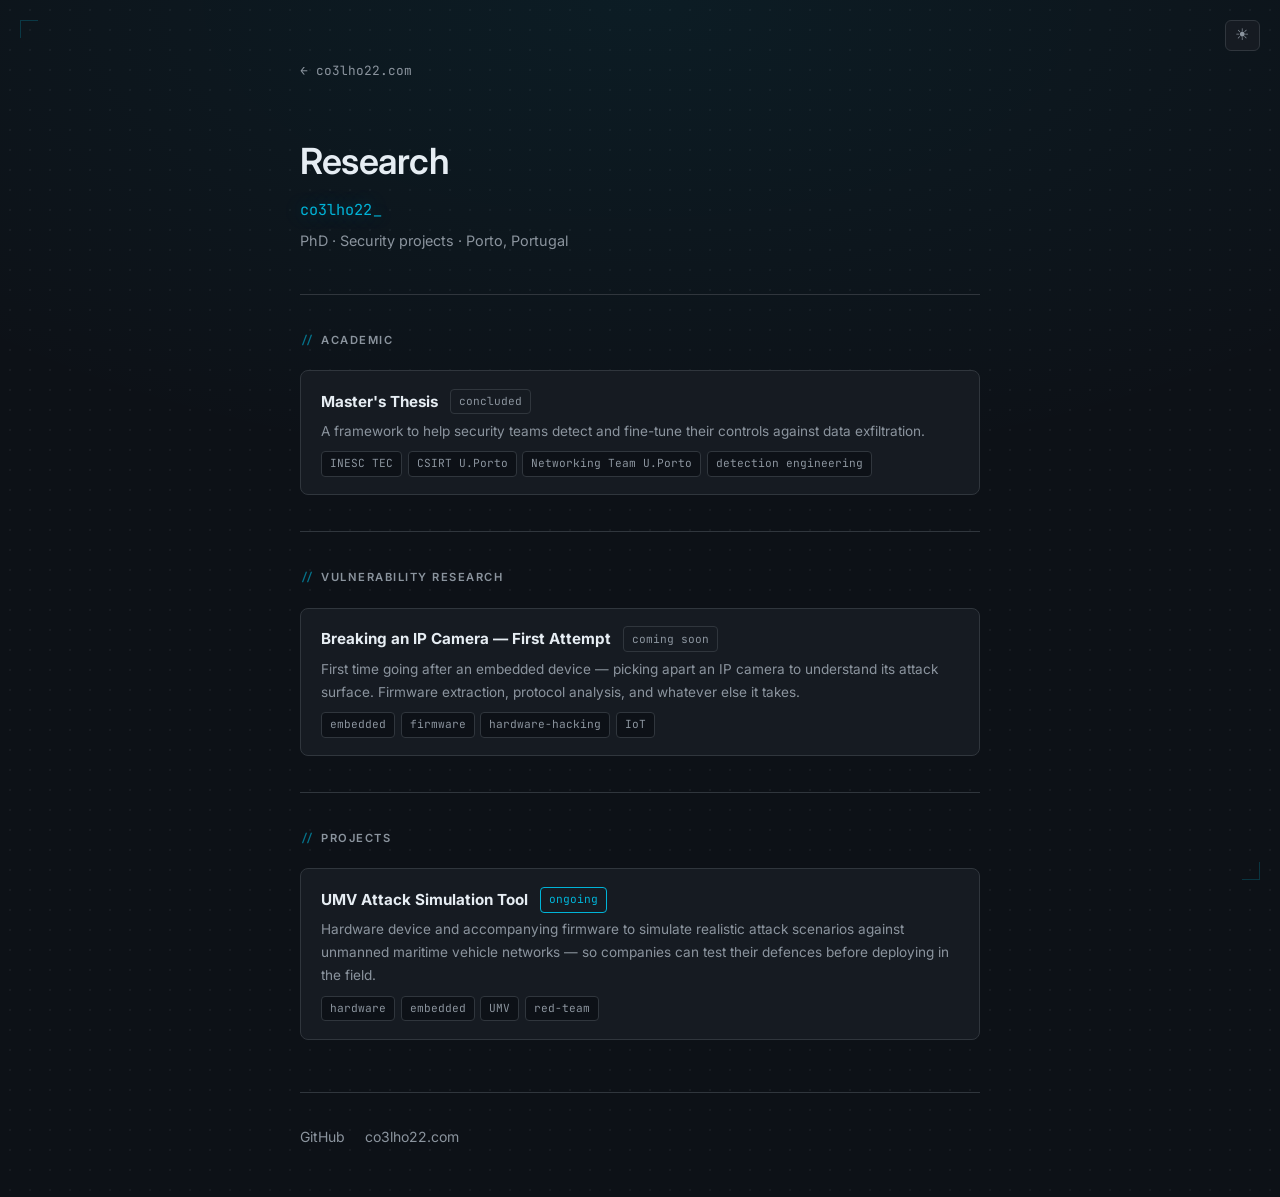
<file: index.html>
<!DOCTYPE html>
<html lang="en" data-theme="dark">
<head>
  <meta charset="UTF-8">
  <meta name="viewport" content="width=device-width, initial-scale=1.0">
  <title>Research — co3lho22</title>
  <meta name="description" content="PhD research, academic work, and personal security projects by Diogo Coelho (co3lho22).">

  <link rel="icon" href="assets/favicon.ico">
  <link rel="icon" type="image/png" sizes="32x32" href="assets/favicon-32x32.png">
  <link rel="icon" type="image/png" sizes="16x16" href="assets/favicon-16x16.png">
  <link rel="apple-touch-icon" sizes="180x180" href="assets/apple-touch-icon.png">
  <link rel="manifest" href="assets/site.webmanifest">

  <link rel="stylesheet" href="assets/css/main.css">

  <link rel="preconnect" href="https://fonts.googleapis.com">
  <link rel="preconnect" href="https://fonts.gstatic.com" crossorigin>
  <link href="https://fonts.googleapis.com/css2?family=Inter:wght@300;400;500;600&family=JetBrains+Mono:wght@400;500&display=swap" rel="stylesheet">
</head>
<body>

  <button id="theme-toggle" aria-label="Toggle theme">
    <span id="theme-icon">&#9788;</span>
  </button>

  <div class="container">

    <nav class="site-nav">
      <a href="https://co3lho22.com" class="back-home">&#8592; co3lho22.com</a>
    </nav>

    <header class="hero">
      <h1>Research</h1>
      <p class="alias">co3lho22</p>
      <p class="tagline">PhD &middot; Security projects &middot; Porto, Portugal</p>
    </header>

    <main>

      <section id="academic">
        <h2>Academic</h2>
        <div class="project-list">

          <a href="projects/msc-thesis.html" class="project-item">
            <div class="project-item-header">
              <strong>Master's Thesis</strong>
              <span class="status status-done">concluded</span>
            </div>
            <p>A framework to help security teams detect and fine-tune their controls against data exfiltration.</p>
            <div class="tags-inline">
              <span class="tag">INESC TEC</span>
              <span class="tag">CSIRT U.Porto</span>
              <span class="tag">Networking Team U.Porto</span>
              <span class="tag">detection engineering</span>
            </div>
          </a>

        </div>
      </section>

      <section id="vulns">
        <h2>Vulnerability Research</h2>
        <!-- Add CVEs here as they are disclosed, e.g.:
        <div class="vuln-list">
          <a href="https://nvd.nist.gov/vuln/detail/CVE-XXXX-XXXXX" class="vuln-item" target="_blank" rel="noopener">
            <span class="cve">CVE-XXXX-XXXXX</span>
            <span class="vuln-desc">Short description of the vulnerability</span>
          </a>
        </div>
        -->
        <div class="project-list">

          <a href="projects/ip-camera.html" class="project-item">
            <div class="project-item-header">
              <strong>Breaking an IP Camera — First Attempt</strong>
              <span class="status status-soon">coming soon</span>
            </div>
            <p>First time going after an embedded device — picking apart an IP camera to understand its attack surface. Firmware extraction, protocol analysis, and whatever else it takes.</p>
            <div class="tags-inline">
              <span class="tag">embedded</span>
              <span class="tag">firmware</span>
              <span class="tag">hardware-hacking</span>
              <span class="tag">IoT</span>
            </div>
          </a>

          <!-- Copy the block above to add a new vuln research entry -->

        </div>
      </section>

      <section id="projects">
        <h2>Projects</h2>
        <div class="project-list">

          <a href="projects/umv-attack-sim.html" class="project-item">
            <div class="project-item-header">
              <strong>UMV Attack Simulation Tool</strong>
              <span class="status status-ongoing">ongoing</span>
            </div>
            <p>Hardware device and accompanying firmware to simulate realistic attack scenarios against unmanned maritime vehicle networks — so companies can test their defences before deploying in the field.</p>
            <div class="tags-inline">
              <span class="tag">hardware</span>
              <span class="tag">embedded</span>
              <span class="tag">UMV</span>
              <span class="tag">red-team</span>
            </div>
          </a>

          <!-- Copy the block above to add a new project -->

        </div>
      </section>


    </main>

    <footer>
      <div class="social">
        <a href="https://github.com/Co3lho22" target="_blank" rel="noopener">GitHub</a>
        <a href="https://co3lho22.com">co3lho22.com</a>
      </div>
    </footer>

  </div>

  <script src="assets/js/theme.js"></script>
  <script src="assets/js/main.js"></script>
</body>
</html>
</file>
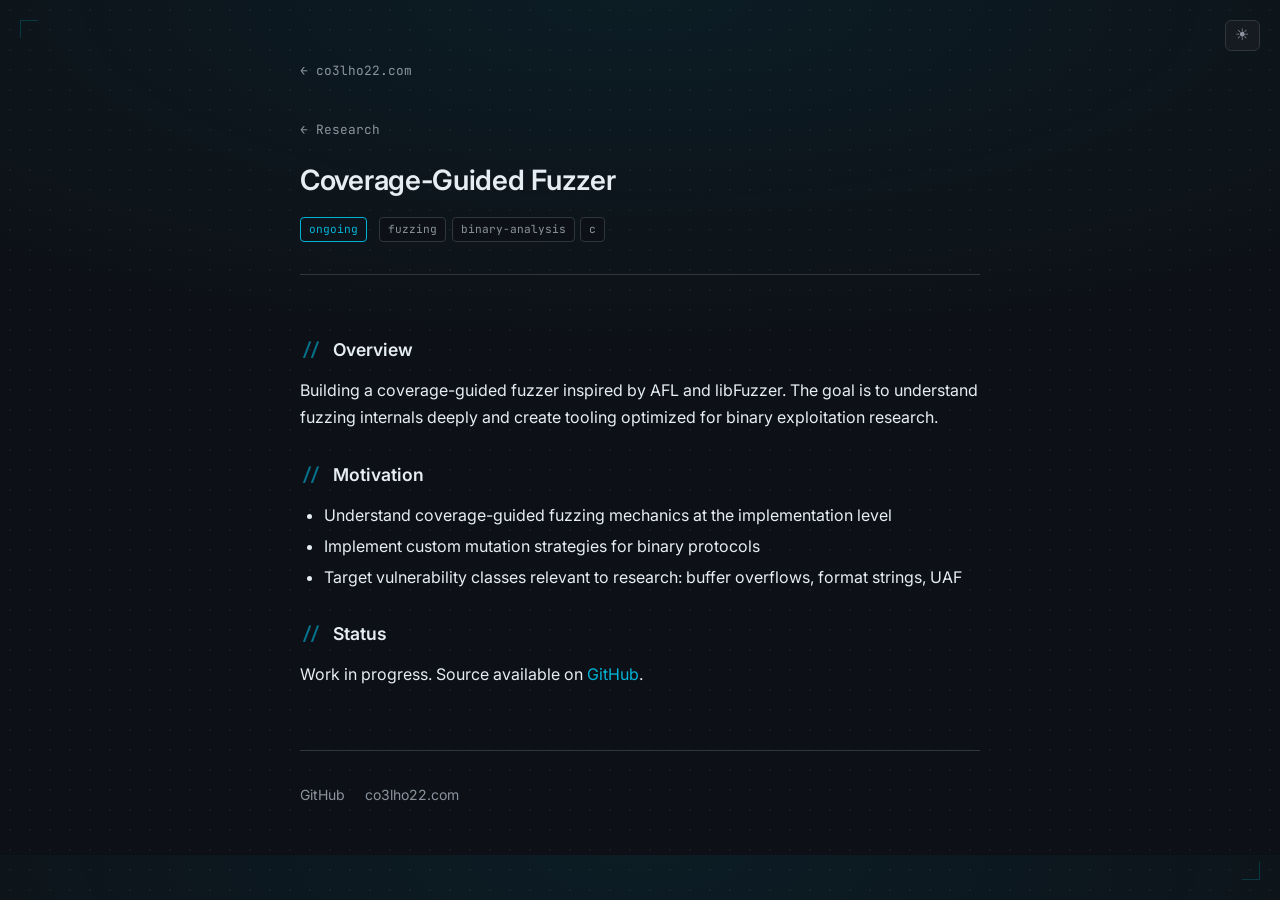
<file: projects/custom-fuzzer.html>
<!DOCTYPE html>
<html lang="en" data-theme="dark">
<head>
  <meta charset="UTF-8">
  <meta name="viewport" content="width=device-width, initial-scale=1.0">
  <title>Coverage-Guided Fuzzer — Research — co3lho22</title>

  <link rel="stylesheet" href="../assets/css/main.css">

  <link rel="preconnect" href="https://fonts.googleapis.com">
  <link rel="preconnect" href="https://fonts.gstatic.com" crossorigin>
  <link href="https://fonts.googleapis.com/css2?family=Inter:wght@300;400;500;600&family=JetBrains+Mono:wght@400;500&display=swap" rel="stylesheet">
</head>
<body>

  <button id="theme-toggle" aria-label="Toggle theme">
    <span id="theme-icon">&#9788;</span>
  </button>

  <div class="container">

    <nav class="site-nav">
      <a href="https://co3lho22.com" class="back-home">&#8592; co3lho22.com</a>
    </nav>

    <article class="entry">
      <header class="entry-header">
        <a href="../index.html" class="back-link">&#8592; Research</a>
        <h1>Coverage-Guided Fuzzer</h1>
        <div class="entry-meta">
          <span class="status status-ongoing">ongoing</span>
          <div class="tags-inline">
            <span class="tag">fuzzing</span>
            <span class="tag">binary-analysis</span>
            <span class="tag">c</span>
          </div>
        </div>
      </header>

      <div class="entry-content">
        <h2>Overview</h2>
        <p>
          Building a coverage-guided fuzzer inspired by AFL and libFuzzer.
          The goal is to understand fuzzing internals deeply and create tooling optimized for binary exploitation research.
        </p>

        <h2>Motivation</h2>
        <ul>
          <li>Understand coverage-guided fuzzing mechanics at the implementation level</li>
          <li>Implement custom mutation strategies for binary protocols</li>
          <li>Target vulnerability classes relevant to research: buffer overflows, format strings, UAF</li>
        </ul>

        <h2>Status</h2>
        <p>Work in progress. Source available on <a href="https://github.com/Co3lho22" target="_blank" rel="noopener">GitHub</a>.</p>
      </div>
    </article>

    <footer>
      <div class="social">
        <a href="https://github.com/Co3lho22" target="_blank" rel="noopener">GitHub</a>
        <a href="https://co3lho22.com">co3lho22.com</a>
      </div>
    </footer>

  </div>

  <script src="../assets/js/theme.js"></script>
  <script src="../assets/js/main.js"></script>
</body>
</html>
</file>
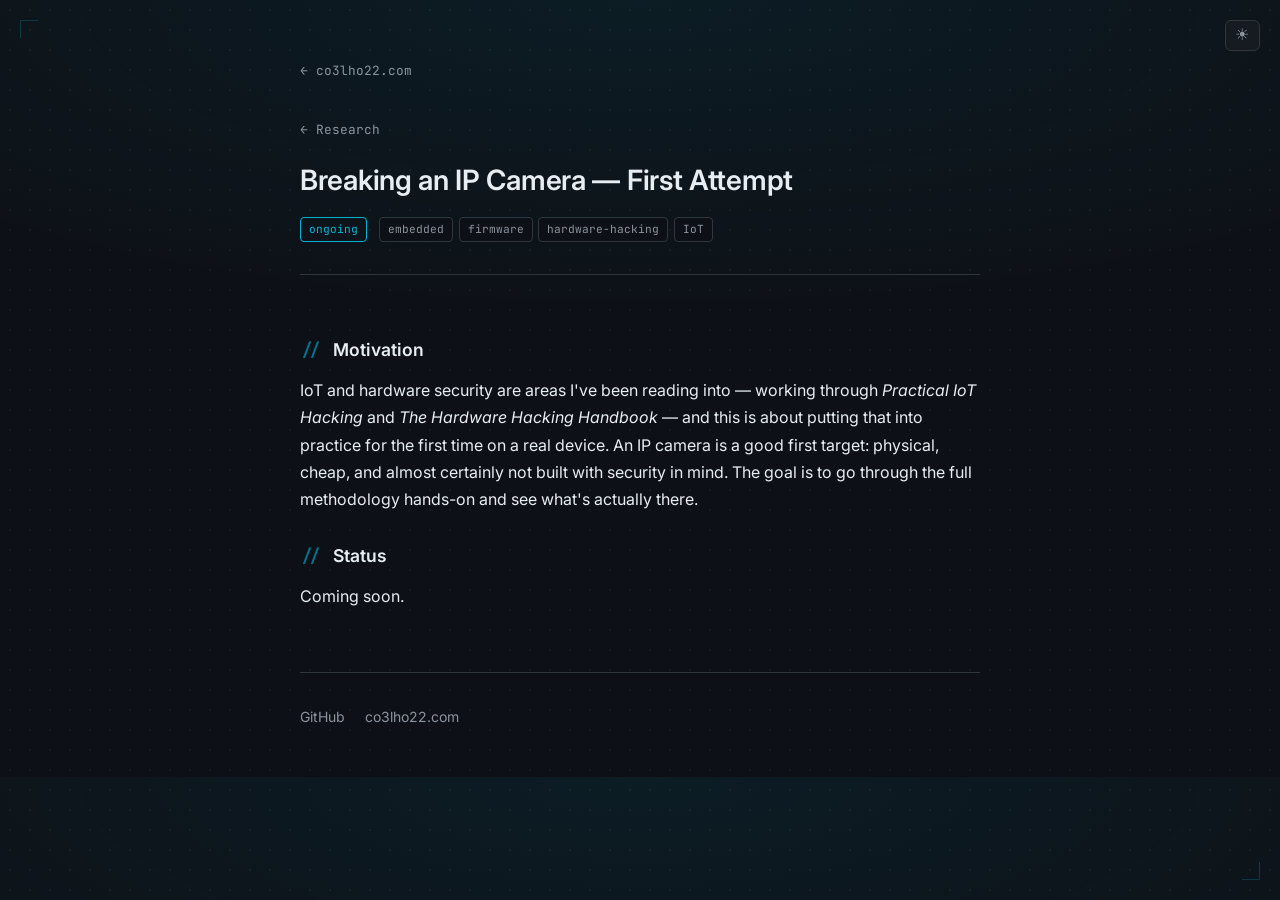
<file: projects/ip-camera.html>
<!DOCTYPE html>
<html lang="en" data-theme="dark">
<head>
  <meta charset="UTF-8">
  <meta name="viewport" content="width=device-width, initial-scale=1.0">
  <title>Breaking an IP Camera — Research — co3lho22</title>

  <link rel="icon" href="../assets/favicon.ico">
  <link rel="icon" type="image/png" sizes="32x32" href="../assets/favicon-32x32.png">
  <link rel="icon" type="image/png" sizes="16x16" href="../assets/favicon-16x16.png">
  <link rel="apple-touch-icon" sizes="180x180" href="../assets/apple-touch-icon.png">
  <link rel="manifest" href="../assets/site.webmanifest">

  <link rel="stylesheet" href="../assets/css/main.css">

  <link rel="preconnect" href="https://fonts.googleapis.com">
  <link rel="preconnect" href="https://fonts.gstatic.com" crossorigin>
  <link href="https://fonts.googleapis.com/css2?family=Inter:wght@300;400;500;600&family=JetBrains+Mono:wght@400;500&display=swap" rel="stylesheet">
</head>
<body>

  <button id="theme-toggle" aria-label="Toggle theme">
    <span id="theme-icon">&#9788;</span>
  </button>

  <div class="container">

    <nav class="site-nav">
      <a href="https://co3lho22.com" class="back-home">&#8592; co3lho22.com</a>
    </nav>

    <article class="entry">
      <header class="entry-header">
        <a href="../index.html" class="back-link">&#8592; Research</a>
        <h1>Breaking an IP Camera — First Attempt</h1>
        <div class="entry-meta">
          <span class="status status-ongoing">ongoing</span>
          <div class="tags-inline">
            <span class="tag">embedded</span>
            <span class="tag">firmware</span>
            <span class="tag">hardware-hacking</span>
            <span class="tag">IoT</span>
          </div>
        </div>
      </header>

      <div class="entry-content">
        <h2>Motivation</h2>
        <p>
          IoT and hardware security are areas I've been reading into — working through
          <em>Practical IoT Hacking</em> and <em>The Hardware Hacking Handbook</em> — and
          this is about putting that into practice for the first time on a real device.
          An IP camera is a good first target: physical, cheap, and almost certainly not
          built with security in mind. The goal is to go through the full methodology hands-on
          and see what's actually there.
        </p>

        <h2>Status</h2>
        <p class="muted">Coming soon.</p>
      </div>
    </article>

    <footer>
      <div class="social">
        <a href="https://github.com/Co3lho22" target="_blank" rel="noopener">GitHub</a>
        <a href="https://co3lho22.com">co3lho22.com</a>
      </div>
    </footer>

  </div>

  <script src="../assets/js/theme.js"></script>
  <script src="../assets/js/main.js"></script>
</body>
</html>
</file>
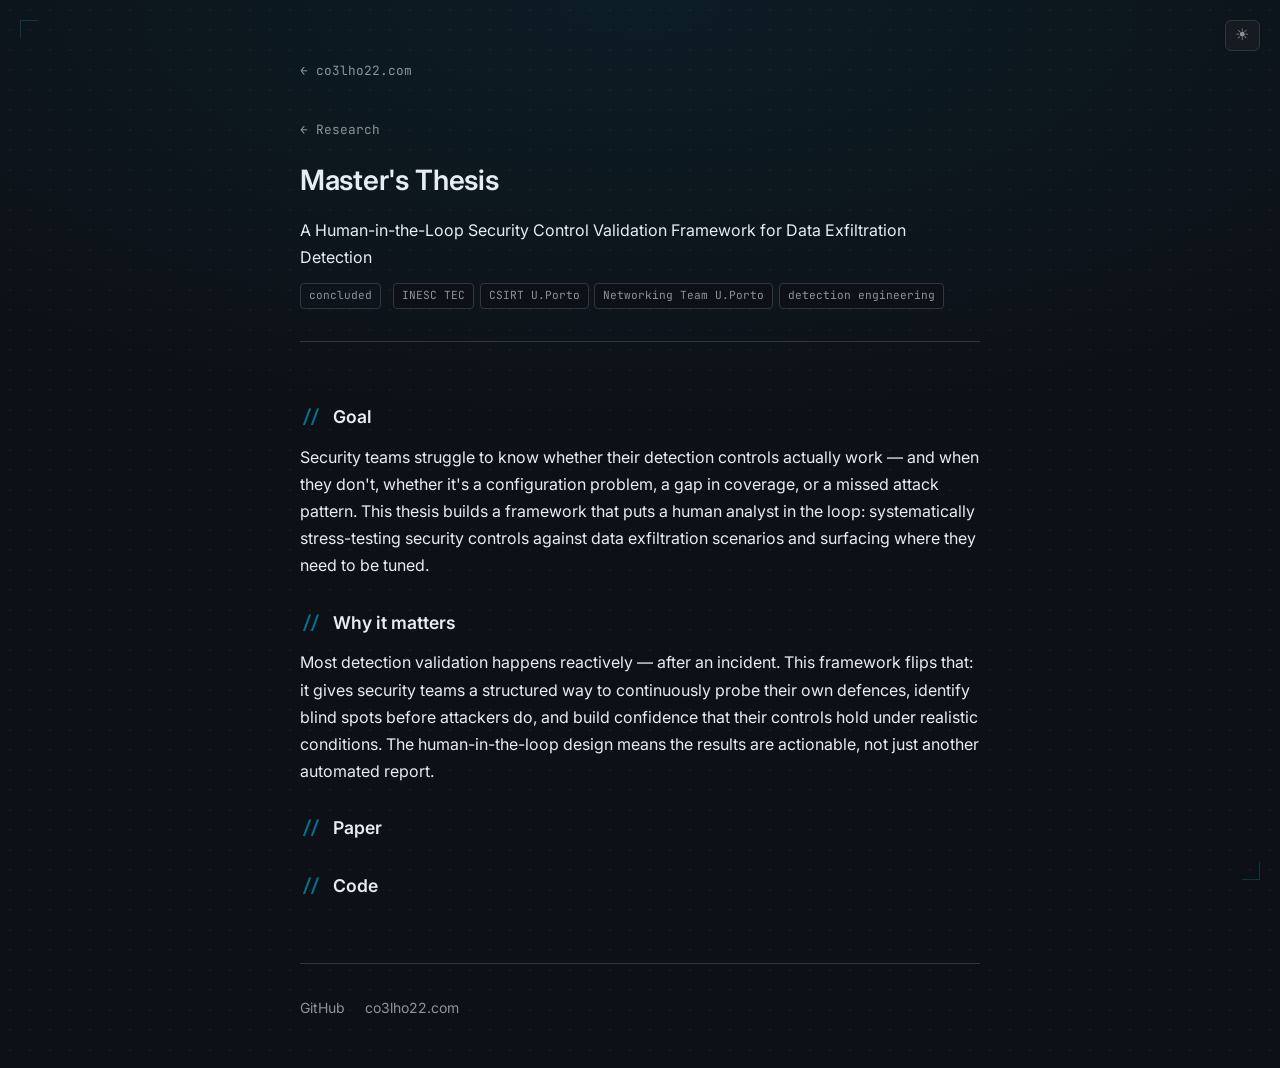
<file: projects/msc-thesis.html>
<!DOCTYPE html>
<html lang="en" data-theme="dark">
<head>
  <meta charset="UTF-8">
  <meta name="viewport" content="width=device-width, initial-scale=1.0">
  <title>Master's Thesis — Research — co3lho22</title>

  <link rel="icon" href="../assets/favicon.ico">
  <link rel="icon" type="image/png" sizes="32x32" href="../assets/favicon-32x32.png">
  <link rel="icon" type="image/png" sizes="16x16" href="../assets/favicon-16x16.png">
  <link rel="apple-touch-icon" sizes="180x180" href="../assets/apple-touch-icon.png">
  <link rel="manifest" href="../assets/site.webmanifest">

  <link rel="stylesheet" href="../assets/css/main.css">

  <link rel="preconnect" href="https://fonts.googleapis.com">
  <link rel="preconnect" href="https://fonts.gstatic.com" crossorigin>
  <link href="https://fonts.googleapis.com/css2?family=Inter:wght@300;400;500;600&family=JetBrains+Mono:wght@400;500&display=swap" rel="stylesheet">
</head>
<body>

  <button id="theme-toggle" aria-label="Toggle theme">
    <span id="theme-icon">&#9788;</span>
  </button>

  <div class="container">

    <nav class="site-nav">
      <a href="https://co3lho22.com" class="back-home">&#8592; co3lho22.com</a>
    </nav>

    <article class="entry">
      <header class="entry-header">
        <a href="../index.html" class="back-link">&#8592; Research</a>
        <h1>Master's Thesis</h1>
        <p class="muted">A Human-in-the-Loop Security Control Validation Framework for Data Exfiltration Detection</p>
        <div class="entry-meta">
          <span class="status status-done">concluded</span>
          <div class="tags-inline">
            <span class="tag">INESC TEC</span>
            <span class="tag">CSIRT U.Porto</span>
            <span class="tag">Networking Team U.Porto</span>
            <span class="tag">detection engineering</span>
          </div>
        </div>
      </header>

      <div class="entry-content">
        <h2>Goal</h2>
        <p>
          Security teams struggle to know whether their detection controls actually work — and when they don't,
          whether it's a configuration problem, a gap in coverage, or a missed attack pattern.
          This thesis builds a framework that puts a human analyst in the loop: systematically stress-testing
          security controls against data exfiltration scenarios and surfacing where they need to be tuned.
        </p>

        <h2>Why it matters</h2>
        <p>
          Most detection validation happens reactively — after an incident.
          This framework flips that: it gives security teams a structured way to continuously probe their
          own defences, identify blind spots before attackers do, and build confidence that their controls
          hold under realistic conditions. The human-in-the-loop design means the results are actionable,
          not just another automated report.
        </p>

        <h2>Paper</h2>
        <p><a href="#" target="_blank" rel="noopener"><!-- link to paper --></a></p>

        <h2>Code</h2>
        <p><a href="https://github.com/Co3lho22" target="_blank" rel="noopener"><!-- link to repo --></a></p>
      </div>
    </article>

    <footer>
      <div class="social">
        <a href="https://github.com/Co3lho22" target="_blank" rel="noopener">GitHub</a>
        <a href="https://co3lho22.com">co3lho22.com</a>
      </div>
    </footer>

  </div>

  <script src="../assets/js/theme.js"></script>
  <script src="../assets/js/main.js"></script>
</body>
</html>
</file>
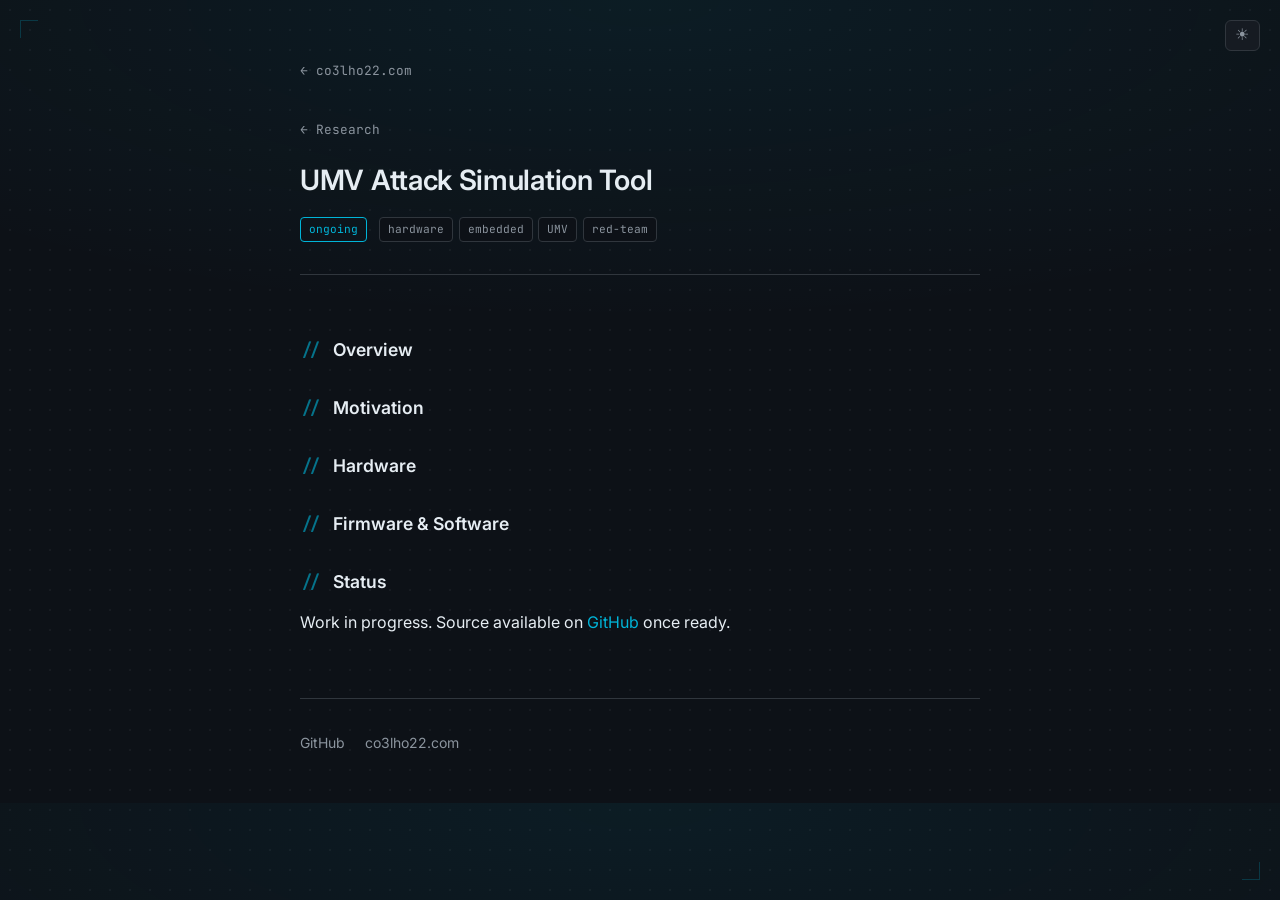
<file: projects/umv-attack-sim.html>
<!DOCTYPE html>
<html lang="en" data-theme="dark">
<head>
  <meta charset="UTF-8">
  <meta name="viewport" content="width=device-width, initial-scale=1.0">
  <title>UMV Attack Simulation Tool — Research — co3lho22</title>

  <link rel="icon" href="../assets/favicon.ico">
  <link rel="icon" type="image/png" sizes="32x32" href="../assets/favicon-32x32.png">
  <link rel="icon" type="image/png" sizes="16x16" href="../assets/favicon-16x16.png">
  <link rel="apple-touch-icon" sizes="180x180" href="../assets/apple-touch-icon.png">
  <link rel="manifest" href="../assets/site.webmanifest">

  <link rel="stylesheet" href="../assets/css/main.css">

  <link rel="preconnect" href="https://fonts.googleapis.com">
  <link rel="preconnect" href="https://fonts.gstatic.com" crossorigin>
  <link href="https://fonts.googleapis.com/css2?family=Inter:wght@300;400;500;600&family=JetBrains+Mono:wght@400;500&display=swap" rel="stylesheet">
</head>
<body>

  <button id="theme-toggle" aria-label="Toggle theme">
    <span id="theme-icon">&#9788;</span>
  </button>

  <div class="container">

    <nav class="site-nav">
      <a href="https://co3lho22.com" class="back-home">&#8592; co3lho22.com</a>
    </nav>

    <article class="entry">
      <header class="entry-header">
        <a href="../index.html" class="back-link">&#8592; Research</a>
        <h1>UMV Attack Simulation Tool</h1>
        <div class="entry-meta">
          <span class="status status-ongoing">ongoing</span>
          <div class="tags-inline">
            <span class="tag">hardware</span>
            <span class="tag">embedded</span>
            <span class="tag">UMV</span>
            <span class="tag">red-team</span>
          </div>
        </div>
      </header>

      <div class="entry-content">
        <h2>Overview</h2>
        <p>
          <!-- Describe the project: what the hardware tool is, what it does, who it is for -->
        </p>

        <h2>Motivation</h2>
        <p>
          <!-- Why this tool? What gap does it fill for companies operating UMVs? -->
        </p>

        <h2>Hardware</h2>
        <p>
          <!-- Describe the hardware platform: board, sensors, communication interfaces -->
        </p>

        <h2>Firmware &amp; Software</h2>
        <p>
          <!-- Describe what runs on the device and the attack scenarios it can simulate -->
        </p>

        <h2>Status</h2>
        <p>Work in progress. Source available on <a href="https://github.com/Co3lho22" target="_blank" rel="noopener">GitHub</a> once ready.</p>
      </div>
    </article>

    <footer>
      <div class="social">
        <a href="https://github.com/Co3lho22" target="_blank" rel="noopener">GitHub</a>
        <a href="https://co3lho22.com">co3lho22.com</a>
      </div>
    </footer>

  </div>

  <script src="../assets/js/theme.js"></script>
  <script src="../assets/js/main.js"></script>
</body>
</html>
</file>
<file: assets/css/main.css>
/* ===== Variables ===== */
:root {
  --bg:           #0d1117;
  --surface:      #161b22;
  --text:         #e6edf3;
  --text-muted:   #8b949e;
  --accent:       #00b4d8;
  --border:       #30363d;
  --font-sans:    'Inter', system-ui, -apple-system, sans-serif;
  --font-mono:    'JetBrains Mono', 'Courier New', monospace;
  --max-width:    680px;
  --dot:          rgba(255, 255, 255, 0.045);
  --glow:         rgba(0, 180, 216, 0.07);
}

[data-theme="light"] {
  --bg:           #ffffff;
  --surface:      #f6f8fa;
  --text:         #1a1a2e;
  --text-muted:   #57606a;
  --accent:       #0284c7;
  --border:       #d0d7de;
  --dot:          rgba(0, 0, 0, 0.05);
  --glow:         rgba(2, 132, 199, 0.04);
}

/* ===== Reset ===== */
*, *::before, *::after {
  box-sizing: border-box;
  margin: 0;
  padding: 0;
}

html {
  scroll-behavior: smooth;
}

body {
  background: var(--bg);
  background-image:
    radial-gradient(ellipse 75% 40% at 50% 0%, var(--glow) 0%, transparent 100%),
    radial-gradient(var(--dot) 1px, transparent 1px);
  background-size: auto, 20px 20px;
  color: var(--text);
  font-family: var(--font-sans);
  font-size: 1rem;
  line-height: 1.7;
  padding: 2rem 1.25rem;
  transition: background 0.2s, color 0.2s;
}

/* ===== Layout ===== */
.container {
  max-width: var(--max-width);
  margin: 0 auto;
}

/* ===== Corner brackets ===== */
body::before,
body::after {
  content: '';
  position: fixed;
  width: 18px;
  height: 18px;
  pointer-events: none;
  z-index: 50;
  opacity: 0.22;
  border-color: var(--accent);
  border-style: solid;
}

body::before {
  top: 1.25rem;
  left: 1.25rem;
  border-width: 1.5px 0 0 1.5px;
}

body::after {
  bottom: 1.25rem;
  right: 1.25rem;
  border-width: 0 1.5px 1.5px 0;
}

/* ===== Theme toggle ===== */
#theme-toggle {
  position: fixed;
  top: 1.25rem;
  right: 1.25rem;
  background: var(--surface);
  border: 1px solid var(--border);
  border-radius: 6px;
  color: var(--text-muted);
  cursor: pointer;
  font-size: 1rem;
  line-height: 1;
  padding: 0.4rem 0.6rem;
  transition: border-color 0.2s;
  z-index: 100;
}

#theme-toggle:hover {
  border-color: var(--accent);
}

/* ===== Site nav ===== */
.site-nav {
  padding: 1.5rem 0 0;
}

.back-home {
  font-size: 0.8rem;
  color: var(--text-muted);
  text-decoration: none;
  font-family: var(--font-mono);
}

.back-home:hover {
  color: var(--accent);
}

/* ===== Hero ===== */
.hero {
  padding: 3rem 0 2.5rem;
}

.hero h1 {
  font-size: 2.25rem;
  font-weight: 600;
  letter-spacing: -0.5px;
  margin-bottom: 0.3rem;
}

.alias {
  font-family: var(--font-mono);
  color: var(--accent);
  font-size: 0.95rem;
  margin-bottom: 0.4rem;
  text-shadow: 0 0 18px rgba(0, 180, 216, 0.4);
}

[data-theme="light"] .alias {
  text-shadow: none;
}

.alias::after {
  content: '_';
  animation: blink 1.2s step-end infinite;
  margin-left: 1px;
}

@keyframes blink {
  0%, 100% { opacity: 1; }
  50%       { opacity: 0; }
}

.tagline {
  color: var(--text-muted);
  font-size: 0.9rem;
}

/* ===== Sections ===== */
section {
  padding: 2.25rem 0;
  border-top: 1px solid var(--border);
}

h2 {
  font-size: 0.7rem;
  font-weight: 600;
  letter-spacing: 1.5px;
  text-transform: uppercase;
  color: var(--text-muted);
  margin-bottom: 1.25rem;
}

h2::before {
  content: '// ';
  color: var(--accent);
  font-family: var(--font-mono);
  opacity: 0.6;
  text-transform: none;
  letter-spacing: 0;
}

p {
  margin-bottom: 0.75rem;
}

p:last-child {
  margin-bottom: 0;
}

a {
  color: var(--accent);
  text-decoration: none;
}

a:hover {
  text-decoration: underline;
}

/* ===== Placeholder note ===== */
.placeholder-note {
  color: var(--text-muted);
  font-size: 0.875rem;
  font-style: italic;
}

/* ===== Project list ===== */
.project-list {
  display: flex;
  flex-direction: column;
  gap: 0.75rem;
}

.project-item {
  background: var(--surface);
  border: 1px solid var(--border);
  border-radius: 8px;
  display: block;
  padding: 1.1rem 1.25rem;
  text-decoration: none;
  transition: border-color 0.2s;
}

.project-item:hover {
  border-color: var(--accent);
  box-shadow: 0 0 0 1px var(--accent), 0 0 20px rgba(0, 180, 216, 0.08);
  text-decoration: none;
}

.project-item-header {
  display: flex;
  align-items: center;
  gap: 0.75rem;
  margin-bottom: 0.35rem;
}

.project-item-header strong {
  color: var(--text);
  font-size: 0.95rem;
}

.project-item p {
  color: var(--text-muted);
  font-size: 0.85rem;
  margin: 0 0 0.5rem;
}

.project-item p:last-child {
  margin-bottom: 0;
}

/* ===== Status badges ===== */
.status {
  font-family: var(--font-mono);
  font-size: 0.7rem;
  padding: 0.15rem 0.5rem;
  border-radius: 4px;
  border: 1px solid var(--border);
  color: var(--text-muted);
}

.status-ongoing  { border-color: var(--accent); color: var(--accent); }
.status-completed { border-color: #3fb950; color: #3fb950; }
.status-planned  { border-color: var(--border); color: var(--text-muted); }

/* ===== Tags ===== */
.tags-inline {
  display: flex;
  flex-wrap: wrap;
  gap: 0.35rem;
}

.tag {
  background: var(--bg);
  border: 1px solid var(--border);
  border-radius: 4px;
  font-family: var(--font-mono);
  font-size: 0.7rem;
  padding: 0.15rem 0.5rem;
  color: var(--text-muted);
}

/* ===== Entry (individual project page) ===== */
.entry {
  padding: 2rem 0;
}

.entry-header {
  margin-bottom: 2rem;
}

.back-link {
  display: inline-block;
  font-size: 0.8rem;
  color: var(--text-muted);
  font-family: var(--font-mono);
  margin-bottom: 1rem;
}

.back-link:hover {
  color: var(--accent);
  text-decoration: none;
}

.entry-header h1 {
  font-size: 1.75rem;
  font-weight: 600;
  letter-spacing: -0.3px;
  margin-bottom: 0.75rem;
}

.entry-meta {
  display: flex;
  align-items: center;
  gap: 0.75rem;
  flex-wrap: wrap;
}

.entry-content {
  border-top: 1px solid var(--border);
  padding-top: 2rem;
}

.entry-content h2 {
  font-size: 1.1rem;
  font-weight: 600;
  text-transform: none;
  letter-spacing: 0;
  color: var(--text);
  margin: 1.75rem 0 0.75rem;
}

.entry-content h3 {
  font-size: 0.95rem;
  font-weight: 600;
  color: var(--text);
  margin: 1.25rem 0 0.5rem;
}

.entry-content p {
  margin-bottom: 0.875rem;
}

.entry-content ul,
.entry-content ol {
  padding-left: 1.5rem;
  margin-bottom: 0.875rem;
}

.entry-content li {
  margin-bottom: 0.25rem;
}

.entry-content pre {
  background: var(--surface);
  border: 1px solid var(--border);
  border-radius: 6px;
  overflow-x: auto;
  padding: 1rem 1.25rem;
  margin: 1rem 0;
}

.entry-content code {
  font-family: var(--font-mono);
  font-size: 0.85rem;
}

.entry-content p code,
.entry-content li code {
  background: var(--surface);
  border: 1px solid var(--border);
  border-radius: 3px;
  padding: 0.1rem 0.35rem;
}

/* ===== Footer ===== */
footer {
  border-top: 1px solid var(--border);
  padding: 2rem 0 1rem;
  margin-top: 1rem;
}

.social {
  display: flex;
  flex-wrap: wrap;
  gap: 1.25rem;
}

.social a {
  color: var(--text-muted);
  font-size: 0.875rem;
}

.social a:hover {
  color: var(--accent);
  text-decoration: none;
}

/* ===== Scroll fade-in ===== */
.fade-in {
  opacity: 0;
  transform: translateY(14px);
  transition: opacity 0.45s ease, transform 0.45s ease;
}

.fade-in.visible {
  opacity: 1;
  transform: translateY(0);
}

/* ===== Responsive ===== */
@media (max-width: 540px) {
  .hero h1 {
    font-size: 1.75rem;
  }
}
</file>
